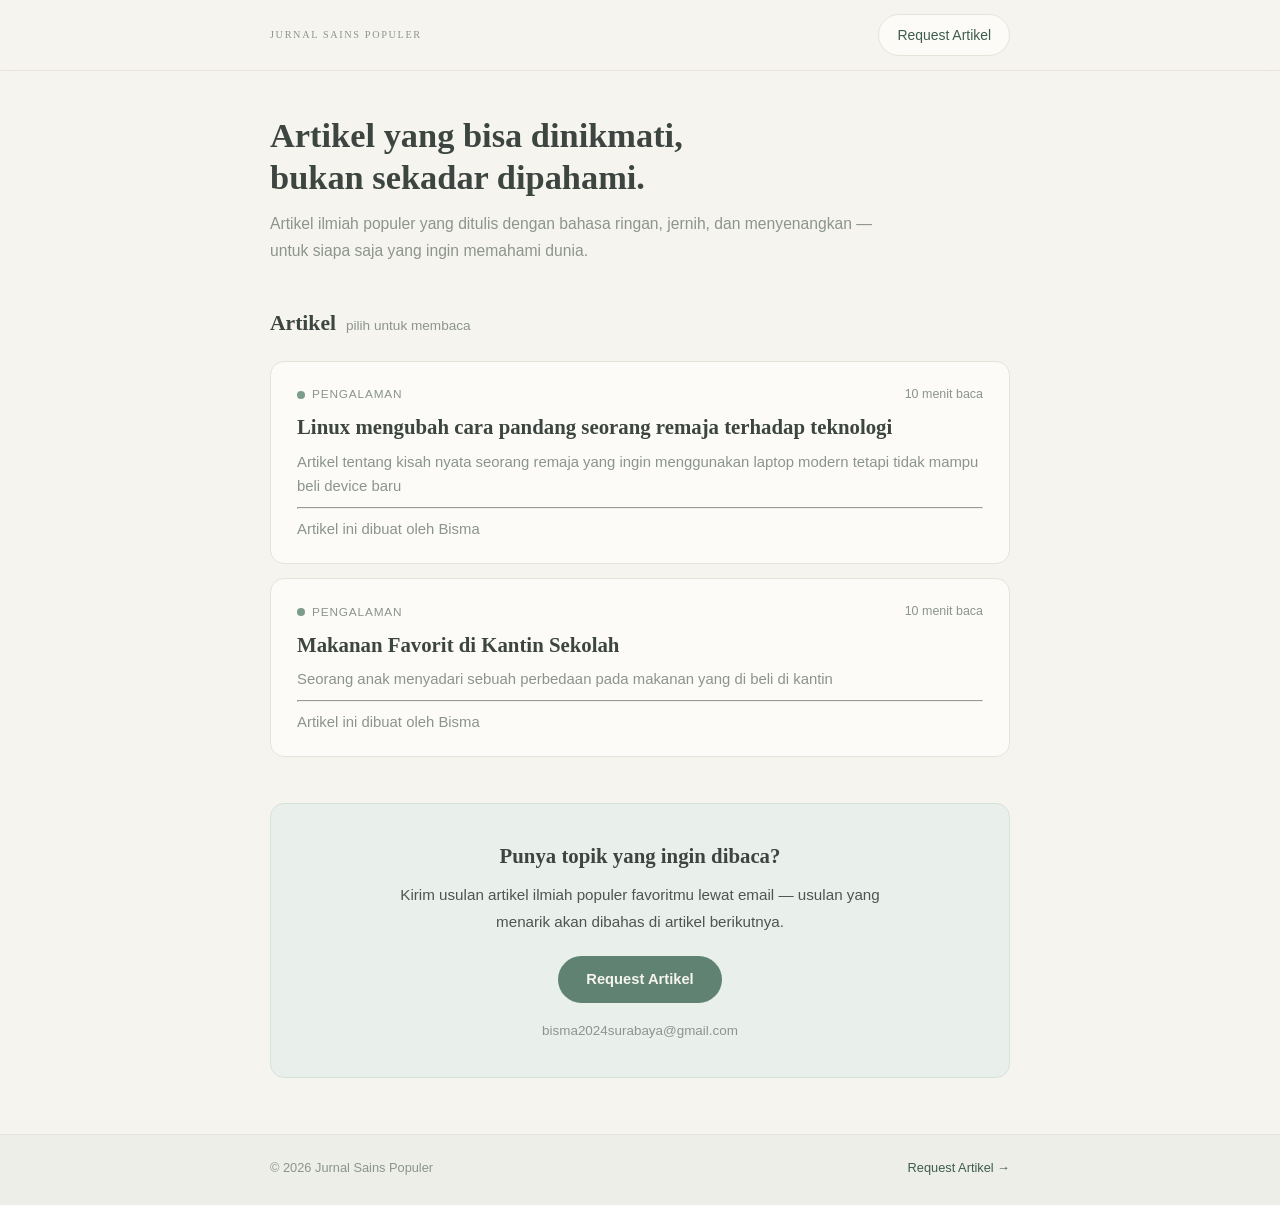
<file: index.html>
<!DOCTYPE html>
<html lang="id">
<head>
  <meta charset="UTF-8" />
  <meta name="viewport" content="width=device-width, initial-scale=1.0" />
  <title>Jurnal Sains Populer</title>
  <meta name="description" content="Artikel ilmiah populer berbahasa Indonesia, ditulis dengan bahasa ringan. Dibangun murni dengan HTML, CSS, dan JavaScript." />
  <link rel="icon" href="data:image/svg+xml,%3Csvg xmlns='http://www.w3.org/2000/svg' viewBox='0 0 64 64'%3E%3Ccircle cx='32' cy='32' r='28' fill='%23a9c2b3'/%3E%3Ccircle cx='32' cy='32' r='11' fill='%23f6f4ef'/%3E%3C/svg%3E" />
  <link rel="stylesheet" href="style.css" />
</head>
<body>

  <!-- ===== HEADER (sama di semua halaman) ===== -->
  <header class="site-header">
    <div class="wrap header-inner">
      <a class="logo" href="index.html"><small>Jurnal Sains Populer</small></a>
      <a class="btn-header" href="mailto:bisma2024surabaya@gmail.com?subject=Request%20Artikel%20Ilmiah%20Populer">Request Artikel</a>
    </div>
  </header>

  <main class="wrap">

    <!-- ===== SAPAAN PEMBUKA ===== -->
    <section class="intro">
      <h1>Artikel yang bisa dinikmati,<br />bukan sekadar dipahami.</h1>
      <p>Artikel ilmiah populer yang ditulis dengan bahasa ringan, jernih, dan menyenangkan — untuk siapa saja yang ingin memahami dunia.</p>
    </section>

    <!-- ===== DAFTAR PILIHAN ARTIKEL ===== -->
    <section>
      <div class="section-head">
        <h2>Artikel</h2>
        <span>pilih untuk membaca</span>
      </div>

      <!-- ==========================================================
           CARA MENAMBAH PILIHAN BARU (artikel kedua, ketiga, dst.)
           1. Salin file artikel.html, ganti namanya (artikel-2.html)
           2. Salin satu blok kartu di bawah ini (dari <a class="card"
              sampai </a> penutupnya)
           3. Ubah href, nama kategori, judul, dan deskripsinya
           ========================================================== -->
      <a class="card" href="author/artikelBisma.html">
        <p class="card-cat">
          <span class="dot dot-fisika"></span>Pengalaman
          <span class="card-dot-meta">10 menit baca</span>
        </p>
        <h3 class="card-title">Linux mengubah cara pandang seorang remaja terhadap teknologi </h3>
        <p class="card-excerpt">Artikel tentang kisah nyata seorang remaja yang ingin menggunakan laptop modern tetapi tidak mampu beli device baru </p>
        <hr />
        <p class="card-excerpt">Artikel ini dibuat oleh Bisma</p>
      </a>
      <a class="card" href="author/artikelBisma2.html">
        <p class="card-cat">
          <span class="dot dot-fisika"></span>Pengalaman
          <span class="card-dot-meta">10 menit baca</span>
        </p>
        <h3 class="card-title">Makanan Favorit di Kantin Sekolah</h3>
        <p class="card-excerpt">Seorang anak menyadari sebuah perbedaan pada makanan yang di beli di kantin</p>
        <hr />
        <p class="card-excerpt">Artikel ini dibuat oleh Bisma</p>
      </a>
      <!--<a class="card" href="author/artikelPutu.html">
        <p class="card-cat">
          <span class="dot dot-fisika"></span>Edukasi
          <span class="card-dot-meta">10 menit baca</span>
        </p>
        <h3 class="card-title">Judul</h3>
        <p class="card-excerpt">Artikel tentang cara mendaptkan 1jt pertama di umur 15 tahun</p>
        <hr />
        <p class="card-excerpt">Artikel ini dibuat oleh Putu</p>
      </a>-->
    </section>

    <!-- ===== REQUEST ARTIKEL (mengarah ke email) ===== -->
    <section class="request">
      <h2>Punya topik yang ingin dibaca?</h2>
      <p>Kirim usulan artikel ilmiah populer favoritmu lewat email — usulan yang menarik akan dibahas di artikel berikutnya.</p>
      <a class="btn" href="mailto:bisma2024surabaya@gmail.com?subject=Request%20Artikel%20Ilmiah%20Populer">Request Artikel</a>
      <p class="request-mail">bisma2024surabaya@gmail.com</p>
    </section>

  </main>

  <!-- ===== FOOTER (sama di semua halaman) ===== -->
  <footer class="site-footer">
    <div class="wrap footer-bottom">
      <span>© <span data-year>2026</span> Jurnal Sains Populer</span>
      <a href="mailto:bisma2024surabaya@gmail.com?subject=Judul%20Artikel%20Ilmiah%20Populer">Request Artikel →</a>
    </div>
  </footer>

<!-- === BACKDROP (AREA ABU-ABU) === -->
<!--<div id="ad-backdrop" class="ad-backdrop"></div>

 === SLIDE-UP BANNER IKLAN ===
<div id="ad-banner" class="ad-banner">
   Garis Handle untuk digeser
 <div id="ad-drag-handle" class="ad-drag-handle">
    <div class="drag-bar"></div>
  </div>

  <div class="ad-content">
    <div class="ad-info">
      <span class="ad-icon">📚</span>
      <div class="ad-text">
        <strong>Dukung Spektrum!</strong>
        <p>Dapatkan koleksi artikel pilihan atau lihat *source code* project saya.</p>
      </div>
    </div>
    
    <div class="ad-actions">
      <a href="LINK_TOKO_BUKU_LO" target="_blank" class="btn-buy">🛒 Beli Buku</a>
      <a href="LINK_GITHUB_LO" target="_blank" class="btn-github">💻 GitHub</a>
    </div>
  </div>
</div>-->

  <script src="script.js"></script>
  
</body>
</html>
</file>
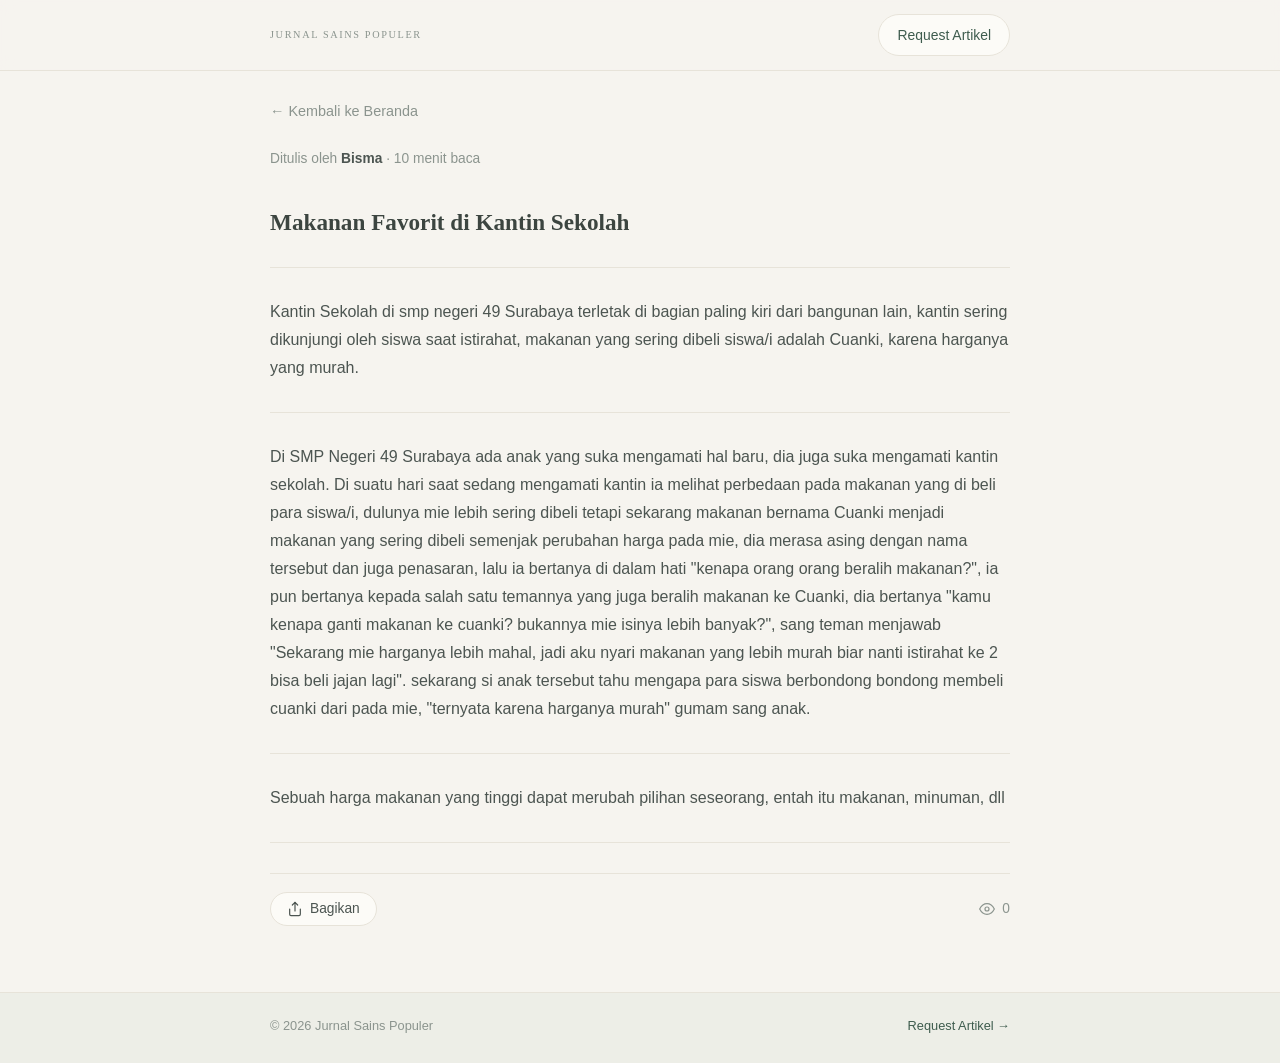
<file: author/artikelBisma2.html>
<!DOCTYPE html>
<html lang="id">
<head>
  <meta charset="UTF-8" />
  <meta name="viewport" content="width=device-width, initial-scale=1.0" />
  <title>Artikel</title>
  <meta name="description" content="Artikel ilmiah populer." />
  <link rel="icon" href="data:image/svg+xml,%3Csvg xmlns='http://www.w3.org/2000/svg' viewBox='0 0 64 64'%3E%3Ccircle cx='32' cy='32' r='28' fill='%23a9c2b3'/%3E%3Ccircle cx='32' cy='32' r='11' fill='%23f6f4ef'/%3E%3C/svg%3E" />
  <link rel="stylesheet" href="/style.css" />
</head>
<body>

  <!-- ===== HEADER (sama di semua halaman) ===== -->
  <header class="site-header">
    <div class="wrap header-inner">
      <a class="logo" href="/index.html"><small>Jurnal Sains Populer</small></a>
      <a class="btn-header" href="mailto:bisma2024surabaya@gmail.com?subject=Request%20Artikel%20Ilmiah%20Populer">Request Artikel</a>
    </div>
  </header>

  <main class="wrap">
    <a class="back" href="/index.html">← Kembali ke Beranda</a>

    <article>
      <!-- ==========================================================
           HALAMAN ARTIKEL  TEKS SENGAJA DIKOSONGKAN (isi sendiri)

           • Semua style sudah siap: cukup tulis teks di dalam
             .article-head dan .article-body mengikuti contoh.
           • Contoh di bawah masih dibungkus tanda komentar sehingga
             tidak terlihat. Hapus tanda pembungkusnya untuk melihat
             stylenya, lalu ganti dengan tulisanmu sendiri.
           • Untuk artikel baru: salin file ini, ganti nama filenya
             (mis. artikel-2.html), lalu tambahkan kartunya di
             index.html.
           ========================================================== -->

      <!-- ===== KEPALA ARTIKEL: kategori, judul, penulis ===== -->
      <header class="article-head">
        <!-- CONTOH (hapus pembungkus komentar untuk mencoba):

        <p class="card-cat"><span class="dot dot-fisika"></span>Fisika</p>
        <h1 class="article-title">Judul artikel ditulis di sini</h1>
        <p class="lede">Kalimat pembuka singkat yang menggambarkan isi artikel.</p>
        <p class="byline">Oleh <strong>Nama Penulis</strong> · 5 menit baca</p>

        -->
        <p class="byline">
        Ditulis oleh <strong>Bisma</strong> · 10 menit baca</p>
      </header>

      <!-- ===== ISI ARTIKEL: tulis teks di sini ===== -->
      <div class="article-body">
        <h1>Makanan Favorit di Kantin Sekolah</h1>
        <hr />
        Kantin Sekolah di smp negeri 49 Surabaya terletak di bagian paling kiri dari bangunan lain, kantin sering dikunjungi oleh siswa saat istirahat, makanan yang sering dibeli siswa/i adalah Cuanki, karena harganya yang murah.
        <!-- CONTOH FORMAT (hapus pembungkus komentar untuk mencoba):

        <p>Paragraf pembuka artikel. Ceritakan dengan singkat mengapa topik ini menarik dan penting untuk dibaca.</p>

        <h2>Judul Bagian</h2>
        <p>Isi paragraf bagian ini. Tulis sepanjang yang kamu mau, gaya tulisannya sudah menyesuaikan secara otomatis.</p>

        <h3>Sub-bagian</h3>
        <p>Isi sub-bagian ditulis di sini.</p>

        <div class="quote">
          <p>"Kalimat penting atau kutipan menarik ditulis di sini."</p>
          <cite>Sumber atau nama tokoh</cite>
        </div>

        <ul>
          <li>Poin daftar pertama</li>
          <li>Poin daftar kedua</li>
        </ul>

        <div class="fact">
          <p class="fact-title">Tahukah kamu?</p>
          <p>Fakta singkat yang menarik ditulis di sini.</p>
        </div>

        <hr />

        <p>Paragraf penutup artikel.</p>

        -->
<hr />

<p> Di SMP Negeri 49 Surabaya ada anak yang suka mengamati hal baru, dia juga suka mengamati kantin sekolah. Di suatu hari saat sedang mengamati kantin ia melihat perbedaan pada makanan yang di beli para siswa/i, dulunya mie lebih sering dibeli tetapi sekarang makanan bernama Cuanki menjadi makanan yang sering dibeli semenjak perubahan harga pada mie, dia merasa asing dengan nama tersebut dan juga penasaran, lalu ia bertanya di dalam hati "kenapa orang orang beralih makanan?", ia pun bertanya kepada salah satu temannya yang juga beralih makanan ke Cuanki, dia bertanya "kamu kenapa ganti makanan ke cuanki? bukannya mie isinya lebih banyak?", sang teman menjawab "Sekarang mie harganya lebih mahal, jadi aku nyari makanan yang lebih murah biar nanti istirahat ke 2 bisa beli jajan lagi". sekarang si anak tersebut tahu mengapa para siswa berbondong bondong membeli cuanki dari pada mie, "ternyata karena harganya murah" gumam sang anak.</p>
<hr />
<p>Sebuah harga makanan yang tinggi dapat merubah pilihan seseorang, entah itu makanan, minuman, dll</p>

<hr />

      <!-- ===== SUKA, BAGIKAN & DILIHAT ===== -->
      <div class="article-actions">
        <button class="action-btn" id="btn-share" type="button">
          <svg viewBox="0 0 24 24" aria-hidden="true"><path d="M4 12v8a2 2 0 0 0 2 2h12a2 2 0 0 0 2-2v-8"></path><polyline points="16 6 12 2 8 6"></polyline><line x1="12" y1="2" x2="12" y2="15"></line></svg>
          <span>Bagikan</span>
        </button>
        <!-- Angka dilihat diisi manual (situs statis) -->
        <span class="views" title="Jumlah dilihat - isi angkanya manual">
          <svg viewBox="0 0 24 24" aria-hidden="true"><path d="M1 12s4-8 11-8 11 8 11 8-4 8-11 8-11-8-11-8z"></path><circle cx="12" cy="12" r="3"></circle></svg>
          <span>0</span>
        </span>
      </div>
    </article>
  </main>
  <!-- ===== FOOTER (sama di semua halaman) ===== -->
  <footer class="site-footer">
    <div class="wrap footer-bottom">
      <span>© <span data-year>2026</span> Jurnal Sains Populer</span>
      <a href="mailto:bisma2024surabaya@gmail.com?subject=Request%20Artikel%20Ilmiah%20Populer">Request Artikel →</a>
    </div>
  </footer>

  <script src="/script.js"></script>
</body>
</html>
</file>
<file: style.css>
/* ============================================================
   Spektrum — versi sederhana (HTML + CSS + JS murni)
   Palet lembut kontras rendah: kertas ivory hangat, tinta hijau
   keabu-abuan, aksen sage. Tanpa hitam murni & warna pekat.
   ============================================================ */

:root {
  --bg: #f6f4ef;          /* kertas ivory */
  --surface: #fcfbf7;     /* kartu */
  --ink: #4c5551;         /* teks utama, bukan hitam */
  --ink-strong: #3c4540;  /* judul */
  --muted: #8b948e;       /* teks sekunder */
  --border: #e7e3d9;      /* garis halus */
  --accent: #5f8272;      /* sage */
  --accent-dark: #3e5c4e;
  --accent-soft: #e9f0ec; /* sage sangat muda */
  --amber-soft: #f7f1e1;  /* kutipan */
  --radius: 14px;
  --font-head: Georgia, "Times New Roman", serif;
}

* { box-sizing: border-box; }

html { scroll-behavior: smooth; }

body {
  margin: 0;
  background: var(--bg);
  color: var(--ink);
  font-family: -apple-system, BlinkMacSystemFont, "Segoe UI", Roboto, "Helvetica Neue", Arial, sans-serif;
  font-size: 16px;
  line-height: 1.75;
  -webkit-font-smoothing: antialiased;
}

::selection { background: #dbe6de; }

a:focus-visible {
  outline: 2px solid #9db8ab;
  outline-offset: 2px;
  border-radius: 4px;
}

.wrap { max-width: 780px; margin: 0 auto; padding: 0 20px; }

/* ---------- Header (sama di semua halaman) ---------- */
.site-header {
  position: sticky;
  top: 0;
  z-index: 10;
  background: rgba(246, 244, 239, 0.92);
  backdrop-filter: blur(8px);
  border-bottom: 1px solid var(--border);
}

.header-inner {
  display: flex;
  align-items: center;
  justify-content: space-between;
  gap: 16px;
  padding: 14px 20px;
}

.logo {
  font-family: var(--font-head);
  font-weight: 700;
  font-size: 1.3rem;
  color: var(--ink-strong);
  text-decoration: none;
  display: flex;
  align-items: baseline;
  gap: 10px;
  white-space: nowrap;
}

.logo small {
  font-weight: 400;
  font-size: 0.64rem;
  letter-spacing: 0.16em;
  text-transform: uppercase;
  color: var(--muted);
}

.btn-header {
  border: 1px solid var(--border);
  background: var(--surface);
  color: var(--accent-dark);
  text-decoration: none;
  border-radius: 999px;
  padding: 8px 18px;
  font-size: 0.87rem;
  white-space: nowrap;
  transition: border-color 0.2s, background 0.2s;
}

.btn-header:hover { border-color: #9db8ab; background: var(--accent-soft); }

/* ---------- Beranda: sapaan pembuka ---------- */
.intro { padding-top: 44px; }

.intro h1 {
  font-family: var(--font-head);
  font-weight: 600;
  font-size: 2.15rem;
  line-height: 1.2;
  color: var(--ink-strong);
  margin: 0 0 12px;
}

.intro p {
  color: var(--muted);
  max-width: 620px;
  margin: 0;
  font-size: 0.98rem;
}

.section-head {
  display: flex;
  align-items: baseline;
  gap: 10px;
  margin: 40px 0 18px;
}

.section-head h2 {
  font-family: var(--font-head);
  font-weight: 600;
  font-size: 1.35rem;
  color: var(--ink-strong);
  margin: 0;
}

.section-head h1 {
  font-family: var(--font-head);
  font-weight: 600;
  font-size: 1.35rem;
  color: var(--ink-strong);
  margin: 0;
}

.section-head span { font-size: 0.85rem; color: var(--muted); }

/* ---------- Kartu pilihan artikel ---------- */
.card {
  display: block;
  background: var(--surface);
  border: 1px solid var(--border);
  border-radius: var(--radius);
  padding: 22px 26px;
  text-decoration: none;
  color: inherit;
  transition: border-color 0.2s, transform 0.2s, box-shadow 0.2s;
}

.card + .card { margin-top: 14px; } /* jarak antar kartu bila pilihan ditambah */

.card:hover {
  border-color: #ccd8cd;
  transform: translateY(-2px);
  box-shadow: 0 8px 22px rgba(60, 69, 64, 0.07);
}

.card-cat {
  display: flex;
  align-items: center;
  gap: 7px;
  font-size: 0.74rem;
  letter-spacing: 0.07em;
  text-transform: uppercase;
  color: var(--muted);
  margin: 0;
}

.card-dot-meta {
  margin-left: auto;
  letter-spacing: 0;
  text-transform: none;
  font-size: 0.78rem;
}

.card h3 {
  font-family: var(--font-head);
  font-weight: 600;
  font-size: 1.3rem;
  line-height: 1.35;
  color: var(--ink-strong);
  margin: 8px 0;
  transition: color 0.2s;
}

.card:hover h3 { color: var(--accent-dark); }

.card-excerpt {
  color: var(--muted);
  font-size: 0.93rem;
  line-height: 1.65;
  margin: 0;
}

/* Titik warna kategori (ganti sesuai kebutuhan) */
.dot {
  width: 8px;
  height: 8px;
  border-radius: 50%;
  display: inline-block;
  flex-shrink: 0;
}

.dot-fisika      { background: #7c9c8c; }
.dot-antariksa   { background: #918aab; }
.dot-biologi     { background: #8ba36c; }
.dot-bumi        { background: #b39a6e; }
.dot-teknologi   { background: #7d9dab; }
.dot-kesehatan   { background: #b78d97; }

/* ---------- Panel request artikel ---------- */
.request {
  margin: 46px 0 8px;
  background: var(--accent-soft);
  border: 1px solid #d5e2d9;
  border-radius: var(--radius);
  padding: 34px 30px;
  text-align: center;
}

.request h2 {
  font-family: var(--font-head);
  font-weight: 600;
  font-size: 1.3rem;
  color: var(--ink-strong);
  margin: 0 0 8px;
}

.request h1 {
  font-family: var(--font-head);
  font-weight: 600;
  font-size: 1.3rem;
  color: var(--ink-strong);
  margin: 0 0 8px;
}

.request > p {
  color: var(--ink);
  max-width: 480px;
  margin: 0 auto 20px;
  font-size: 0.95rem;
}

.request .request-mail {
  margin: 16px auto 0;
  font-size: 0.84rem;
  color: var(--muted);
}

.btn {
  display: inline-block;
  background: var(--accent);
  color: #f6f4ef;
  border-radius: 999px;
  padding: 11px 28px;
  text-decoration: none;
  font-size: 0.92rem;
  font-weight: 600;
  transition: background 0.2s;
}

.btn:hover { background: #55776a; }

/* ---------- Halaman artikel ---------- */
.back {
  display: inline-block;
  margin: 28px 0 22px;
  color: var(--muted);
  text-decoration: none;
  font-size: 0.9rem;
  transition: color 0.2s;
}

.back:hover { color: var(--accent-dark); }

.article-head { margin-bottom: 10px; }

.article-title {
  font-family: var(--font-head);
  font-weight: 600;
  font-size: 2rem;
  line-height: 1.25;
  color: var(--ink-strong);
  margin: 10px 0 14px;
}

.lede {
  color: var(--muted);
  font-size: 1.03rem;
  margin: 0 0 10px;
}

.byline {
  font-size: 0.86rem;
  color: var(--muted);
  margin: 0 0 26px;
}

.byline strong { color: var(--ink); font-weight: 600; }

.article-body { padding-bottom: 10px; }

.article-body p { margin: 0 0 15px; }

.article-body h2 {
  font-family: var(--font-head);
  font-weight: 600;
  font-size: 1.45rem;
  line-height: 1.3;
  color: var(--ink-strong);
  margin: 36px 0 12px;
}

.article-body h1 {
  font-family: var(--font-head);
  font-weight: 600;
  font-size: 1.45rem;
  line-height: 1.3;
  color: var(--ink-strong);
  margin: 36px 0 12px;
}

.article-body h3 {
  font-family: var(--font-head);
  font-weight: 600;
  font-size: 1.14rem;
  color: var(--ink-strong);
  margin: 26px 0 8px;
}

.article-body a { color: var(--accent-dark); }

.article-body img { max-width: 100%; border-radius: 12px; }

.article-body ul,
.article-body ol { margin: 0 0 15px 22px; }

.article-body li { margin-bottom: 6px; }

.article-body hr {
  border: none;
  border-top: 1px solid var(--border);
  margin: 30px 0;
}

/* Kutipan */
.quote {
  background: var(--amber-soft);
  border-radius: 12px;
  padding: 18px 24px;
  margin: 0 0 20px;
  font-family: var(--font-head);
  font-style: italic;
  font-size: 1.02rem;
  color: #6b6250;
}

.quote p { margin: 0; }

.quote cite {
  display: block;
  margin-top: 10px;
  font-style: normal;
  font-family: -apple-system, BlinkMacSystemFont, "Segoe UI", Roboto, sans-serif;
  font-size: 0.84rem;
  color: var(--muted);
}

/* Kotak "Tahukah kamu?" */
.fact {
  background: #edf2ec;
  border-left: 3px solid #9db8ab;
  border-radius: 0 12px 12px 0;
  padding: 14px 20px;
  margin: 0 0 20px;
  font-size: 0.96rem;
}

.fact-title {
  font-weight: 700;
  color: #4e6e5e;
  margin: 0 0 4px;
  font-size: 0.88rem;
  letter-spacing: 0.03em;
}

.fact p { margin: 0; }

/* ---------- Sumber, tag & aksi artikel ---------- */
.sources {
  background: var(--surface);
  border: 1px solid var(--border);
  border-radius: 12px;
  padding: 20px 24px;
  margin: 36px 0 0;
  font-size: 0.92rem;
}

.sources-title {
  font-family: var(--font-head);
  font-weight: 600;
  font-size: 1.05rem;
  color: var(--ink-strong);
  margin: 0 0 10px;
}

.sources ol {
  margin: 0;
  padding-left: 20px;
  display: grid;
  gap: 8px;
  color: var(--muted);
}

.sources a { color: var(--accent-dark); }
.sources a:hover { text-decoration: underline; }

/* Tag pil (seperti kapsul kecil) */
.tags {
  display: flex;
  flex-wrap: wrap;
  gap: 8px;
  margin: 22px 0 0;
}

.tag {
  border: 1px solid var(--border);
  background: var(--surface);
  color: var(--ink);
  border-radius: 999px;
  padding: 6px 16px;
  font-size: 0.84rem;
  transition: border-color 0.2s, background 0.2s, color 0.2s;
}

.tag:hover { border-color: #9db8ab; background: var(--accent-soft); color: var(--accent-dark); }

/* Bar aksi: suka, bagikan, dilihat */
.article-actions {
  display: flex;
  flex-wrap: wrap;
  align-items: center;
  gap: 10px;
  margin: 20px 0 0;
  padding-top: 18px;
  border-top: 1px solid var(--border);
}

.action-btn {
  display: inline-flex;
  align-items: center;
  gap: 7px;
  background: var(--surface);
  border: 1px solid var(--border);
  color: var(--ink);
  border-radius: 999px;
  padding: 8px 16px;
  font-size: 0.86rem;
  font-family: inherit;
  cursor: pointer;
  transition: border-color 0.2s, background 0.2s, color 0.2s;
}

.action-btn:hover { border-color: #9db8ab; background: var(--accent-soft); }

.action-btn svg,
.views svg {
  width: 16px;
  height: 16px;
  fill: none;
  stroke: currentColor;
  stroke-width: 1.8;
  stroke-linecap: round;
  stroke-linejoin: round;
}

.action-btn .count { font-weight: 700; }

.action-btn.liked {
  background: var(--accent);
  border-color: var(--accent);
  color: #f6f4ef;
}

.action-btn.liked svg { fill: currentColor; }

.views {
  display: inline-flex;
  align-items: center;
  gap: 7px;
  margin-left: auto;
  color: var(--muted);
  font-size: 0.86rem;
}

/* ---------- Footer ---------- */
.site-footer {
  margin-top: 56px;
  background: #edeee7;
  border-top: 1px solid var(--border);
}

.footer-bottom {
  display: flex;
  flex-wrap: wrap;
  align-items: center;
  justify-content: space-between;
  gap: 10px;
  padding-top: 22px;
  padding-bottom: 26px;
  font-size: 0.8rem;
  color: var(--muted);
}

.footer-bottom a {
  color: var(--accent-dark);
  text-decoration: none;
}

.footer-bottom a:hover { text-decoration: underline; }

/* ---------- Responsif ---------- */
@media (max-width: 560px) {
  .header-inner { padding: 12px 16px; gap: 10px; }
  .logo { font-size: 1.12rem; }
  .logo small { display: none; }
  .btn-header { padding: 7px 14px; font-size: 0.82rem; }
  .intro { padding-top: 32px; }
  .intro h1 { font-size: 1.62rem; }
  .card { padding: 18px; }
  .card-dot-meta { margin-left: 0; }
  .article-title { font-size: 1.55rem; }
  .request { padding: 26px 20px; }
  .views { margin-left: 0; }
  .footer-bottom { flex-direction: column; text-align: center; }
}


/* === AREA ABU-ABU (BACKDROP) === */
.ad-backdrop {
  position: fixed;
  inset: 0;
  background: rgba(0, 0, 0, 0.5); /* Warna abu-abu transparan */
  opacity: 0;
  visibility: hidden;
  transition: opacity 0.4s ease, visibility 0.4s ease;
  z-index: 9998;
}
.ad-backdrop.show {
  opacity: 1;
  visibility: visible;
}

/* Kunci scroll di halaman utama */
body.no-scroll {
  overflow: hidden !important;
}

/* Area Abu-abu */
.ad-backdrop {
  position: fixed;
  top: 0; left: 0; right: 0; bottom: 0;
  background: rgba(0, 0, 0, 0.6);
  opacity: 0;
  visibility: hidden;
  transition: opacity 0.3s ease, visibility 0.3s ease;
  z-index: 9998;
}
.ad-backdrop.show {
  opacity: 1;
  visibility: visible;
}

/* Iklan */
.ad-banner {
  position: fixed;
  bottom: 0;
  left: 0;
  width: 100%;
  background: #fff;
  border-radius: 20px 20px 0 0;
  box-shadow: 0 -5px 25px rgba(0,0,0,0.2);
  z-index: 9999;
  transform: translateY(100%); /* Posisi awal di bawah layar */
  transition: transform 0.4s ease-out; /* Animasi slide smooth */
}

.ad-banner.show {
  transform: translateY(0);
}

.ad-banner.fullscreen {
  height: 80vh; /* Ukuran fullscreen */
  overflow-y: auto; /* Biar isi iklan bisa di-scroll */
}

/* Garis Handle di atas */
.ad-drag-handle {
  width: 100%;
  padding: 12px 0;
  display: flex;
  justify-content: center;
  cursor: grab;
  touch-action: none; /* Biar gak bentrok sama scroll browser */
}
.ad-drag-handle:active { cursor: grabbing; }
.drag-bar {
  width: 40px;
  height: 5px;
  background: #d1d5db;
  border-radius: 5px;
}

/* Konten Iklan */
.ad-content {
  display: flex;
  justify-content: space-between;
  align-items: center;
  max-width: 1000px;
  margin: 0 auto;
  padding: 0 20px 20px 20px;
  gap: 20px;
  flex-wrap: wrap;
}
.ad-info { display: flex; align-items: center; gap: 15px; flex: 1; min-width: 250px; }
.ad-icon { font-size: 32px; }
.ad-text strong { display: block; color: #1f2937; font-size: 1.1rem; margin-bottom: 2px; }
.ad-text p { margin: 0; color: #4b5563; font-size: 0.85rem; line-height: 1.4; }
.ad-actions { display: flex; align-items: center; gap: 10px; }
.btn-buy, .btn-github { padding: 8px 16px; border-radius: 6px; text-decoration: none; font-weight: 600; font-size: 0.85rem; transition: 0.2s; white-space: nowrap; }
.btn-buy { background: #10b981; color: white; }
.btn-buy:hover { background: #059669; }
.btn-github { background: #1f2937; color: white; }
.btn-github:hover { background: #111827; }

/* Responsif Mobile */
@media (max-width: 600px) {
  .ad-content { flex-direction: column; align-items: flex-start; }
  .ad-actions { width: 100%; justify-content: space-between; margin-top: 10px; }
}
</file>
